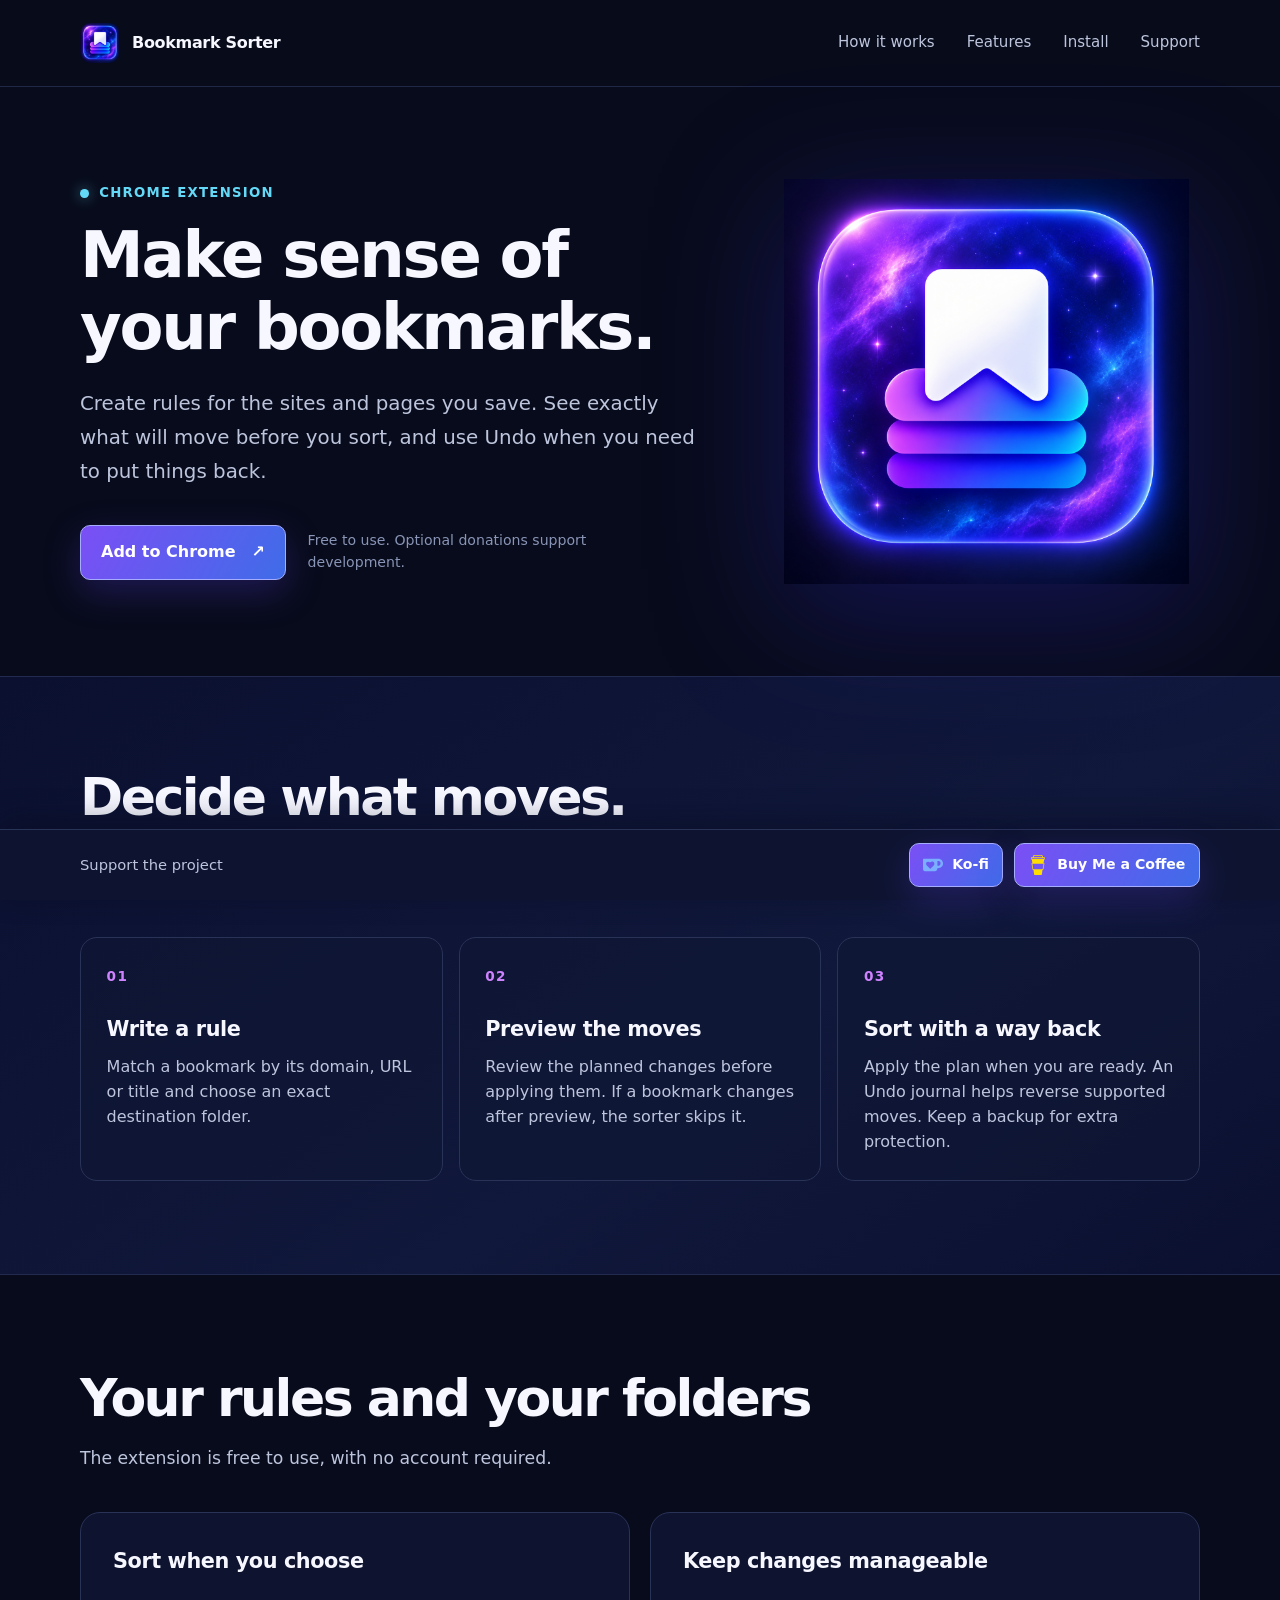
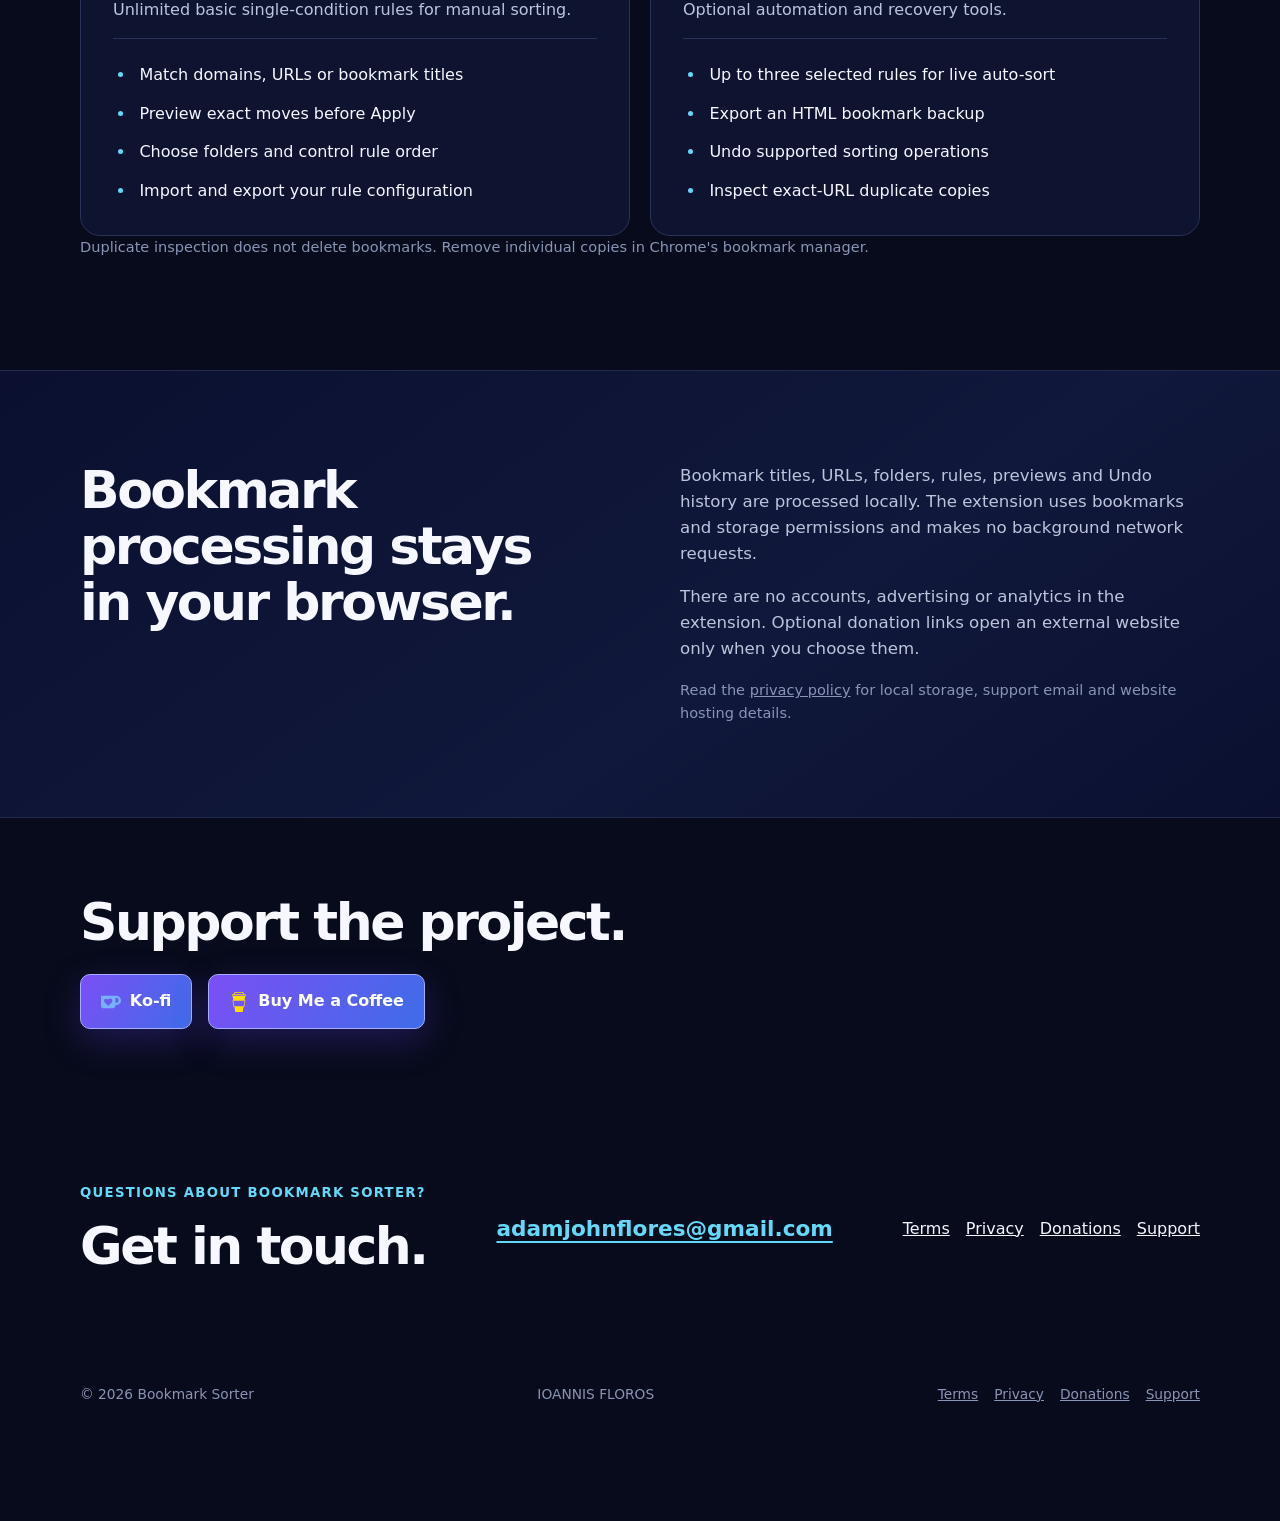
<file: index.html>
<!doctype html><html lang="en"><head><meta charset="utf-8"><meta name="viewport" content="width=device-width,initial-scale=1"><meta name="color-scheme" content="dark"><meta name="referrer" content="no-referrer"><meta name="description" content="Organize Chrome bookmarks with local rules, preview changes, and use Undo. Free to use."><title>Preview, sort, and undo | Bookmark Sorter</title><link rel="icon" href="assets/icon32.png"><link rel="stylesheet" href="styles.css?v=20261009-free"></head><body><a class="skip-link" href="#main">Skip to content</a><header class="site-header"><div class="wrap header-inner"><a class="brand" href="index.html"><img src="assets/icon128.png" width="40" height="40" alt=""><span>Bookmark Sorter</span></a><nav aria-label="Main navigation"><a href="index.html#how-it-works">How it works</a><a href="index.html#features">Features</a><a href="install.html">Install</a><a href="support.html">Support</a></nav></div></header><main  id="main">
    <section class="hero wrap" id="top" aria-labelledby="hero-title"><div class="hero-copy"><p class="eyebrow"><span class="status-mark" aria-hidden="true"></span> Chrome extension</p><h1 id="hero-title"><span>Make sense of</span> <span>your bookmarks.</span></h1><p class="hero-lede">Create rules for the sites and pages you save. See exactly what will move before you sort, and use Undo when you need to put things back.</p><div class="hero-actions"><a class="button" href="https://chromewebstore.google.com/detail/bookmark-sorter/kohginbaabfelhejdgihbfbagfllankb">Add to Chrome <span aria-hidden="true">↗</span></a><span class="availability">Free to use. Optional donations support development.</span></div></div><div class="hero-art"><img src="assets/bookmark-sorter-cosmic-master.png" width="1254" height="1254" alt="Bookmark Sorter app icon"></div></section>
    <section class="band" id="how-it-works" aria-labelledby="work-title"><div class="wrap"><div class="section-heading"><h2 id="work-title">Decide what moves.</h2><p>Bookmark Sorter keeps the review step in your hands. Live sorting is optional and starts off by default.</p></div><div class="step-grid"><article class="step"><span class="step-number">01</span><h3>Write a rule</h3><p>Match a bookmark by its domain, URL or title and choose an exact destination folder.</p></article><article class="step"><span class="step-number">02</span><h3>Preview the moves</h3><p>Review the planned changes before applying them. If a bookmark changes after preview, the sorter skips it.</p></article><article class="step"><span class="step-number">03</span><h3>Sort with a way back</h3><p>Apply the plan when you are ready. An Undo journal helps reverse supported moves. Keep a backup for extra protection.</p></article></div></div></section>
    <section class="wrap feature-section" id="features" aria-labelledby="features-title"><div class="section-heading"><h2 id="features-title">Your rules and your folders</h2><p>The extension is free to use, with no account required.</p></div><div class="feature-grid"><article class="tier"><div class="tier-top"><h3>Sort when you choose</h3><p class="tier-summary">Unlimited basic single-condition rules for manual sorting.</p></div><ul><li>Match domains, URLs or bookmark titles</li><li>Preview exact moves before Apply</li><li>Choose folders and control rule order</li><li>Import and export your rule configuration</li></ul></article><article class="tier"><div class="tier-top"><h3>Keep changes manageable</h3><p class="tier-summary">Optional automation and recovery tools.</p></div><ul><li>Up to three selected rules for live auto-sort</li><li>Export an HTML bookmark backup</li><li>Undo supported sorting operations</li><li>Inspect exact-URL duplicate copies</li></ul></article></div><p class="quiet">Duplicate inspection does not delete bookmarks. Remove individual copies in Chrome's bookmark manager.</p></section>
    <section class="band privacy-band" id="privacy" aria-labelledby="privacy-title"><div class="wrap privacy-inner"><h2 id="privacy-title">Bookmark processing stays in your browser.</h2><div class="privacy-copy"><p>Bookmark titles, URLs, folders, rules, previews and Undo history are processed locally. The extension uses bookmarks and storage permissions and makes no background network requests.</p><p>There are no accounts, advertising or analytics in the extension. Optional donation links open an external website only when you choose them.</p><p class="quiet">Read the <a href="privacy.html">privacy policy</a> for local storage, support email and website hosting details.</p></div></div></section>
    <section class="wrap contact-section" id="support-project"><div><h2>Support the project.</h2><div class="donation-links"><a class="button" href="https://ko-fi.com/adam_flores" target="_blank" rel="noopener noreferrer"><svg class="support-icon support-icon-kofi" viewBox="0 0 24 24" aria-hidden="true" focusable="false"><path d="M23.881 8.948c-.773-4.085-4.859-4.593-4.859-4.593H.723c-.604 0-.679.798-.679.798s-.082 7.324-.022 11.822c.164 2.424 2.586 2.672 2.586 2.672s8.267-.023 11.966-.049c2.438-.426 2.683-2.566 2.658-3.734 4.352.24 7.422-2.831 6.649-6.916zm-11.062 3.511c-1.246 1.453-4.011 3.976-4.011 3.976s-.121.119-.31.023c-.076-.057-.108-.09-.108-.09-.443-.441-3.368-3.049-4.034-3.954-.709-.965-1.041-2.7-.091-3.71.951-1.01 3.005-1.086 4.363.407 0 0 1.565-1.782 3.468-.963 1.904.82 1.832 3.011.723 4.311zm6.173.478c-.928.116-1.682.028-1.682.028V7.284h1.77s1.971.551 1.971 2.638c0 1.913-.985 2.667-2.059 3.015z"/></svg><span>Ko-fi</span></a><a class="button" href="https://buymeacoffee.com/adamflores" target="_blank" rel="noopener noreferrer"><svg class="support-icon support-icon-coffee" viewBox="0 0 24 24" aria-hidden="true" focusable="false"><path d="M6.898 0 5.682 2.799H3.877v2.523h.695L5.277 9.8H4.172l1.46 8.23.938-.01L7.512 24h8.918l.062-.4.88-5.58.888.01 1.46-8.231h-1.056l.705-4.477h.756V2.8h-1.918L16.99 0H6.898zm.528.805h9.043l.771 1.78H6.652l.774-1.78zm-2.75 2.797H19.32v.92H4.676v-.92zm.453 6.998h13.635l-1.176 6.62-5.649-.06-5.636.06-1.174-6.62z"/></svg><span>Buy Me a Coffee</span></a></div></div></section>
    <section class="wrap contact-section" id="contact"><div><p class="section-kicker">Questions about Bookmark Sorter?</p><h2>Get in touch.</h2></div><a class="contact-link" href="mailto:adamjohnflores@gmail.com">adamjohnflores@gmail.com</a><nav aria-label="Policies"><a href="terms.html">Terms</a><a href="privacy.html">Privacy</a><a href="refunds.html">Donations</a><a href="support.html">Support</a></nav></section></main><footer class="site-footer"><div class="wrap footer-inner"><span>© 2026 Bookmark Sorter</span><span>IOANNIS FLOROS</span><nav aria-label="Policies"><a href="terms.html">Terms</a><a href="privacy.html">Privacy</a><a href="refunds.html">Donations</a><a href="support.html">Support</a></nav></div></footer><aside class="donation-bar" aria-label="Support Bookmark Sorter"><div class="wrap donation-bar-inner"><span class="donation-bar-label">Support the project</span><div class="donation-links"><a class="button" href="https://ko-fi.com/adam_flores" target="_blank" rel="noopener noreferrer"><svg class="support-icon support-icon-kofi" viewBox="0 0 24 24" aria-hidden="true" focusable="false"><path d="M23.881 8.948c-.773-4.085-4.859-4.593-4.859-4.593H.723c-.604 0-.679.798-.679.798s-.082 7.324-.022 11.822c.164 2.424 2.586 2.672 2.586 2.672s8.267-.023 11.966-.049c2.438-.426 2.683-2.566 2.658-3.734 4.352.24 7.422-2.831 6.649-6.916zm-11.062 3.511c-1.246 1.453-4.011 3.976-4.011 3.976s-.121.119-.31.023c-.076-.057-.108-.09-.108-.09-.443-.441-3.368-3.049-4.034-3.954-.709-.965-1.041-2.7-.091-3.71.951-1.01 3.005-1.086 4.363.407 0 0 1.565-1.782 3.468-.963 1.904.82 1.832 3.011.723 4.311zm6.173.478c-.928.116-1.682.028-1.682.028V7.284h1.77s1.971.551 1.971 2.638c0 1.913-.985 2.667-2.059 3.015z"/></svg><span>Ko-fi</span></a><a class="button" href="https://buymeacoffee.com/adamflores" target="_blank" rel="noopener noreferrer"><svg class="support-icon support-icon-coffee" viewBox="0 0 24 24" aria-hidden="true" focusable="false"><path d="M6.898 0 5.682 2.799H3.877v2.523h.695L5.277 9.8H4.172l1.46 8.23.938-.01L7.512 24h8.918l.062-.4.88-5.58.888.01 1.46-8.231h-1.056l.705-4.477h.756V2.8h-1.918L16.99 0H6.898zm.528.805h9.043l.771 1.78H6.652l.774-1.78zm-2.75 2.797H19.32v.92H4.676v-.92zm.453 6.998h13.635l-1.176 6.62-5.649-.06-5.636.06-1.174-6.62z"/></svg><span>Buy Me a Coffee</span></a></div></div></aside></body></html>
</file>
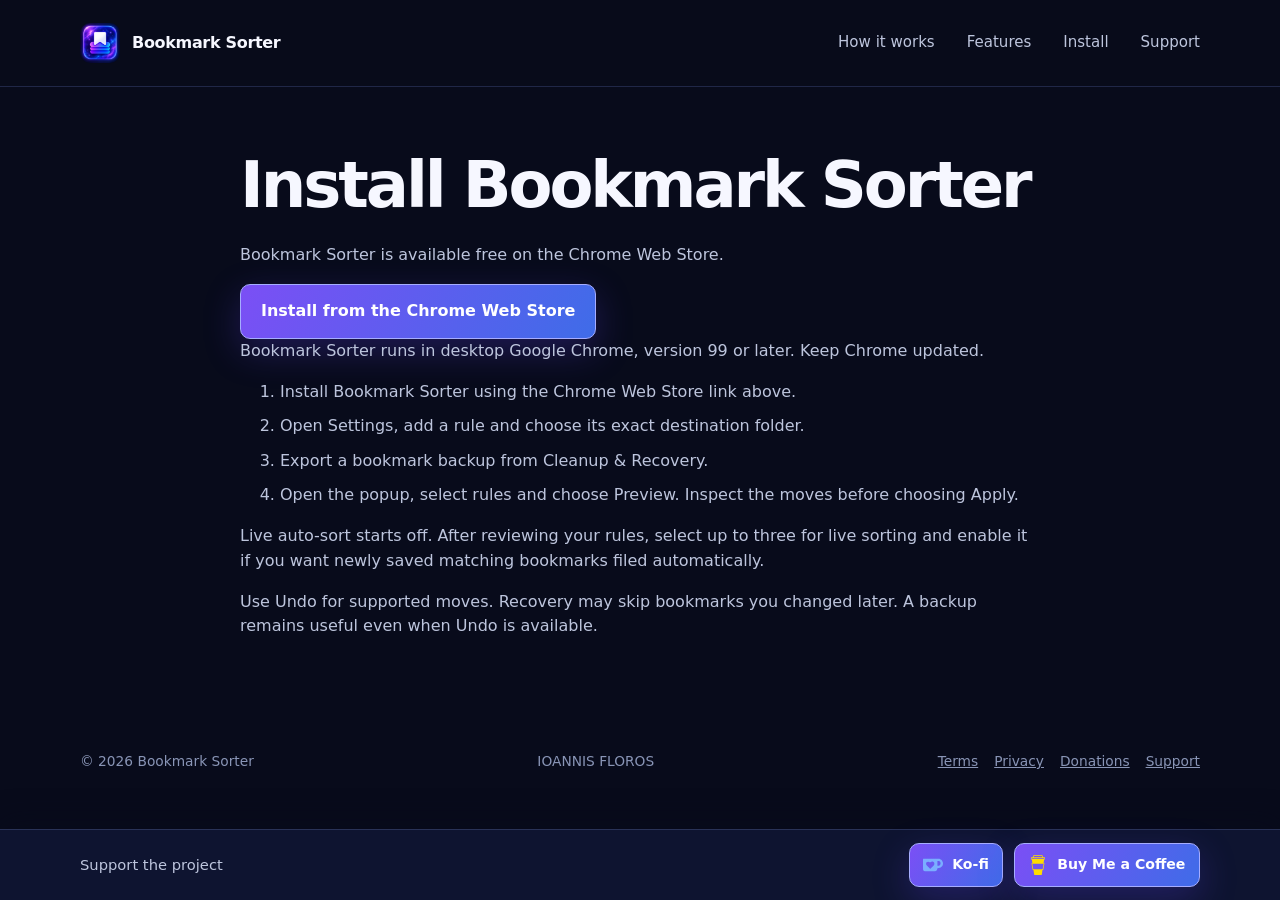
<file: install.html>
<!doctype html><html lang="en"><head><meta charset="utf-8"><meta name="viewport" content="width=device-width,initial-scale=1"><meta name="color-scheme" content="dark"><meta name="referrer" content="no-referrer"><meta name="description" content="Install Bookmark Sorter for Bookmark Sorter."><title>Install Bookmark Sorter | Bookmark Sorter</title><link rel="icon" href="assets/icon32.png"><link rel="stylesheet" href="styles.css?v=20261009-free"></head><body><a class="skip-link" href="#main">Skip to content</a><header class="site-header"><div class="wrap header-inner"><a class="brand" href="index.html"><img src="assets/icon128.png" width="40" height="40" alt=""><span>Bookmark Sorter</span></a><nav aria-label="Main navigation"><a href="index.html#how-it-works">How it works</a><a href="index.html#features">Features</a><a href="install.html">Install</a><a href="support.html">Support</a></nav></div></header><main class="wrap policy" id="main"><h1>Install Bookmark Sorter</h1><p>Bookmark Sorter is available free on the Chrome Web Store.</p><a class="button" href="https://chromewebstore.google.com/detail/bookmark-sorter/kohginbaabfelhejdgihbfbagfllankb">Install from the Chrome Web Store</a><p>Bookmark Sorter runs in desktop Google Chrome, version 99 or later. Keep Chrome updated.</p><ol><li>Install Bookmark Sorter using the Chrome Web Store link above.</li><li>Open Settings, add a rule and choose its exact destination folder.</li><li>Export a bookmark backup from Cleanup &amp; Recovery.</li><li>Open the popup, select rules and choose Preview. Inspect the moves before choosing Apply.</li></ol><p>Live auto-sort starts off. After reviewing your rules, select up to three for live sorting and enable it if you want newly saved matching bookmarks filed automatically.</p><p>Use Undo for supported moves. Recovery may skip bookmarks you changed later. A backup remains useful even when Undo is available.</p></main><footer class="site-footer"><div class="wrap footer-inner"><span>© 2026 Bookmark Sorter</span><span>IOANNIS FLOROS</span><nav aria-label="Policies"><a href="terms.html">Terms</a><a href="privacy.html">Privacy</a><a href="refunds.html">Donations</a><a href="support.html">Support</a></nav></div></footer><aside class="donation-bar" aria-label="Support Bookmark Sorter"><div class="wrap donation-bar-inner"><span class="donation-bar-label">Support the project</span><div class="donation-links"><a class="button" href="https://ko-fi.com/adam_flores" target="_blank" rel="noopener noreferrer"><svg class="support-icon support-icon-kofi" viewBox="0 0 24 24" aria-hidden="true" focusable="false"><path d="M23.881 8.948c-.773-4.085-4.859-4.593-4.859-4.593H.723c-.604 0-.679.798-.679.798s-.082 7.324-.022 11.822c.164 2.424 2.586 2.672 2.586 2.672s8.267-.023 11.966-.049c2.438-.426 2.683-2.566 2.658-3.734 4.352.24 7.422-2.831 6.649-6.916zm-11.062 3.511c-1.246 1.453-4.011 3.976-4.011 3.976s-.121.119-.31.023c-.076-.057-.108-.09-.108-.09-.443-.441-3.368-3.049-4.034-3.954-.709-.965-1.041-2.7-.091-3.71.951-1.01 3.005-1.086 4.363.407 0 0 1.565-1.782 3.468-.963 1.904.82 1.832 3.011.723 4.311zm6.173.478c-.928.116-1.682.028-1.682.028V7.284h1.77s1.971.551 1.971 2.638c0 1.913-.985 2.667-2.059 3.015z"/></svg><span>Ko-fi</span></a><a class="button" href="https://buymeacoffee.com/adamflores" target="_blank" rel="noopener noreferrer"><svg class="support-icon support-icon-coffee" viewBox="0 0 24 24" aria-hidden="true" focusable="false"><path d="M6.898 0 5.682 2.799H3.877v2.523h.695L5.277 9.8H4.172l1.46 8.23.938-.01L7.512 24h8.918l.062-.4.88-5.58.888.01 1.46-8.231h-1.056l.705-4.477h.756V2.8h-1.918L16.99 0H6.898zm.528.805h9.043l.771 1.78H6.652l.774-1.78zm-2.75 2.797H19.32v.92H4.676v-.92zm.453 6.998h13.635l-1.176 6.62-5.649-.06-5.636.06-1.174-6.62z"/></svg><span>Buy Me a Coffee</span></a></div></div></aside></body></html>
</file>
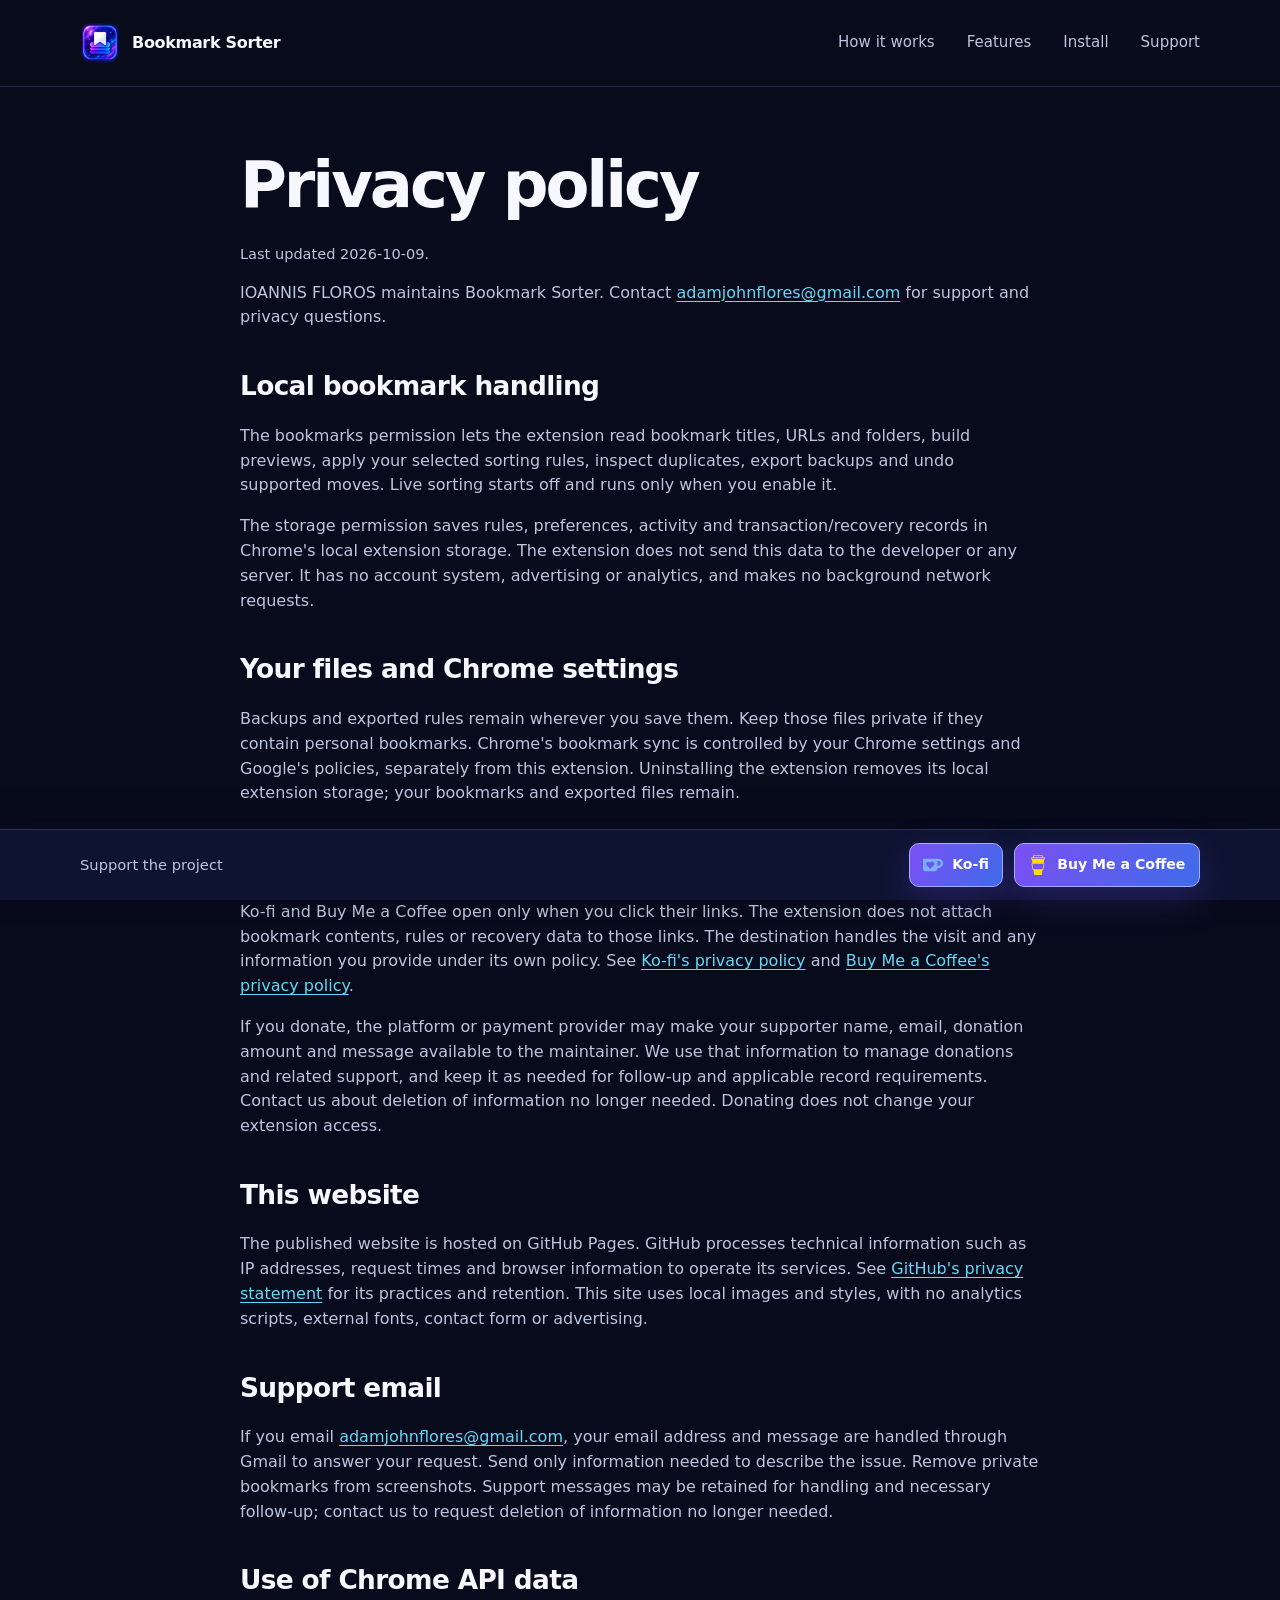
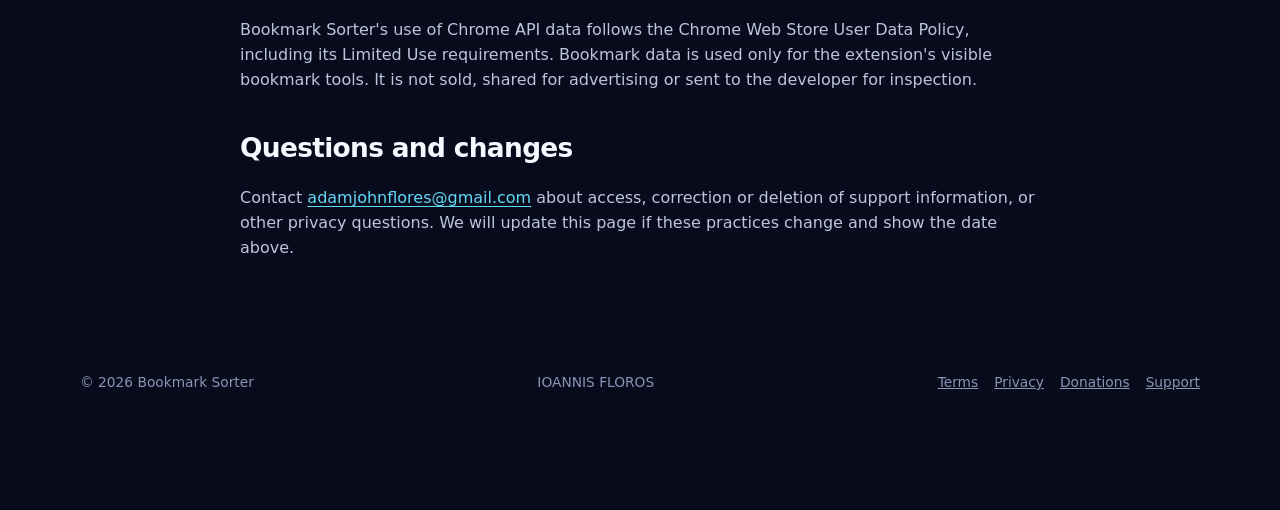
<file: privacy.html>
<!doctype html><html lang="en"><head><meta charset="utf-8"><meta name="viewport" content="width=device-width,initial-scale=1"><meta name="color-scheme" content="dark"><meta name="referrer" content="no-referrer"><meta name="description" content="Privacy policy for Bookmark Sorter."><title>Privacy policy | Bookmark Sorter</title><link rel="icon" href="assets/icon32.png"><link rel="stylesheet" href="styles.css?v=20261009-free"></head><body><a class="skip-link" href="#main">Skip to content</a><header class="site-header"><div class="wrap header-inner"><a class="brand" href="index.html"><img src="assets/icon128.png" width="40" height="40" alt=""><span>Bookmark Sorter</span></a><nav aria-label="Main navigation"><a href="index.html#how-it-works">How it works</a><a href="index.html#features">Features</a><a href="install.html">Install</a><a href="support.html">Support</a></nav></div></header><main class="wrap policy" id="main"><h1>Privacy policy</h1><p class="quiet">Last updated 2026-10-09.</p><p>IOANNIS FLOROS maintains Bookmark Sorter. Contact <a href="mailto:adamjohnflores@gmail.com">adamjohnflores@gmail.com</a> for support and privacy questions.</p><h2>Local bookmark handling</h2><p>The bookmarks permission lets the extension read bookmark titles, URLs and folders, build previews, apply your selected sorting rules, inspect duplicates, export backups and undo supported moves. Live sorting starts off and runs only when you enable it.</p><p>The storage permission saves rules, preferences, activity and transaction/recovery records in Chrome's local extension storage. The extension does not send this data to the developer or any server. It has no account system, advertising or analytics, and makes no background network requests.</p><h2>Your files and Chrome settings</h2><p>Backups and exported rules remain wherever you save them. Keep those files private if they contain personal bookmarks. Chrome's bookmark sync is controlled by your Chrome settings and Google's policies, separately from this extension. Uninstalling the extension removes its local extension storage; your bookmarks and exported files remain.</p><h2>Optional donation websites</h2><p>Ko-fi and Buy Me a Coffee open only when you click their links. The extension does not attach bookmark contents, rules or recovery data to those links. The destination handles the visit and any information you provide under its own policy. See <a href="https://more.ko-fi.com/privacy">Ko-fi's privacy policy</a> and <a href="https://www.buymeacoffee.com/privacy-policy">Buy Me a Coffee's privacy policy</a>.</p><p>If you donate, the platform or payment provider may make your supporter name, email, donation amount and message available to the maintainer. We use that information to manage donations and related support, and keep it as needed for follow-up and applicable record requirements. Contact us about deletion of information no longer needed. Donating does not change your extension access.</p><h2>This website</h2><p>The published website is hosted on GitHub Pages. GitHub processes technical information such as IP addresses, request times and browser information to operate its services. See <a href="https://docs.github.com/en/site-policy/privacy-policies/github-general-privacy-statement">GitHub's privacy statement</a> for its practices and retention. This site uses local images and styles, with no analytics scripts, external fonts, contact form or advertising.</p><h2>Support email</h2><p>If you email <a href="mailto:adamjohnflores@gmail.com">adamjohnflores@gmail.com</a>, your email address and message are handled through Gmail to answer your request. Send only information needed to describe the issue. Remove private bookmarks from screenshots. Support messages may be retained for handling and necessary follow-up; contact us to request deletion of information no longer needed.</p><h2>Use of Chrome API data</h2><p>Bookmark Sorter's use of Chrome API data follows the Chrome Web Store User Data Policy, including its Limited Use requirements. Bookmark data is used only for the extension's visible bookmark tools. It is not sold, shared for advertising or sent to the developer for inspection.</p><h2>Questions and changes</h2><p>Contact <a href="mailto:adamjohnflores@gmail.com">adamjohnflores@gmail.com</a> about access, correction or deletion of support information, or other privacy questions. We will update this page if these practices change and show the date above.</p></main><footer class="site-footer"><div class="wrap footer-inner"><span>© 2026 Bookmark Sorter</span><span>IOANNIS FLOROS</span><nav aria-label="Policies"><a href="terms.html">Terms</a><a href="privacy.html">Privacy</a><a href="refunds.html">Donations</a><a href="support.html">Support</a></nav></div></footer><aside class="donation-bar" aria-label="Support Bookmark Sorter"><div class="wrap donation-bar-inner"><span class="donation-bar-label">Support the project</span><div class="donation-links"><a class="button" href="https://ko-fi.com/adam_flores" target="_blank" rel="noopener noreferrer"><svg class="support-icon support-icon-kofi" viewBox="0 0 24 24" aria-hidden="true" focusable="false"><path d="M23.881 8.948c-.773-4.085-4.859-4.593-4.859-4.593H.723c-.604 0-.679.798-.679.798s-.082 7.324-.022 11.822c.164 2.424 2.586 2.672 2.586 2.672s8.267-.023 11.966-.049c2.438-.426 2.683-2.566 2.658-3.734 4.352.24 7.422-2.831 6.649-6.916zm-11.062 3.511c-1.246 1.453-4.011 3.976-4.011 3.976s-.121.119-.31.023c-.076-.057-.108-.09-.108-.09-.443-.441-3.368-3.049-4.034-3.954-.709-.965-1.041-2.7-.091-3.71.951-1.01 3.005-1.086 4.363.407 0 0 1.565-1.782 3.468-.963 1.904.82 1.832 3.011.723 4.311zm6.173.478c-.928.116-1.682.028-1.682.028V7.284h1.77s1.971.551 1.971 2.638c0 1.913-.985 2.667-2.059 3.015z"/></svg><span>Ko-fi</span></a><a class="button" href="https://buymeacoffee.com/adamflores" target="_blank" rel="noopener noreferrer"><svg class="support-icon support-icon-coffee" viewBox="0 0 24 24" aria-hidden="true" focusable="false"><path d="M6.898 0 5.682 2.799H3.877v2.523h.695L5.277 9.8H4.172l1.46 8.23.938-.01L7.512 24h8.918l.062-.4.88-5.58.888.01 1.46-8.231h-1.056l.705-4.477h.756V2.8h-1.918L16.99 0H6.898zm.528.805h9.043l.771 1.78H6.652l.774-1.78zm-2.75 2.797H19.32v.92H4.676v-.92zm.453 6.998h13.635l-1.176 6.62-5.649-.06-5.636.06-1.174-6.62z"/></svg><span>Buy Me a Coffee</span></a></div></div></aside></body></html>
</file>
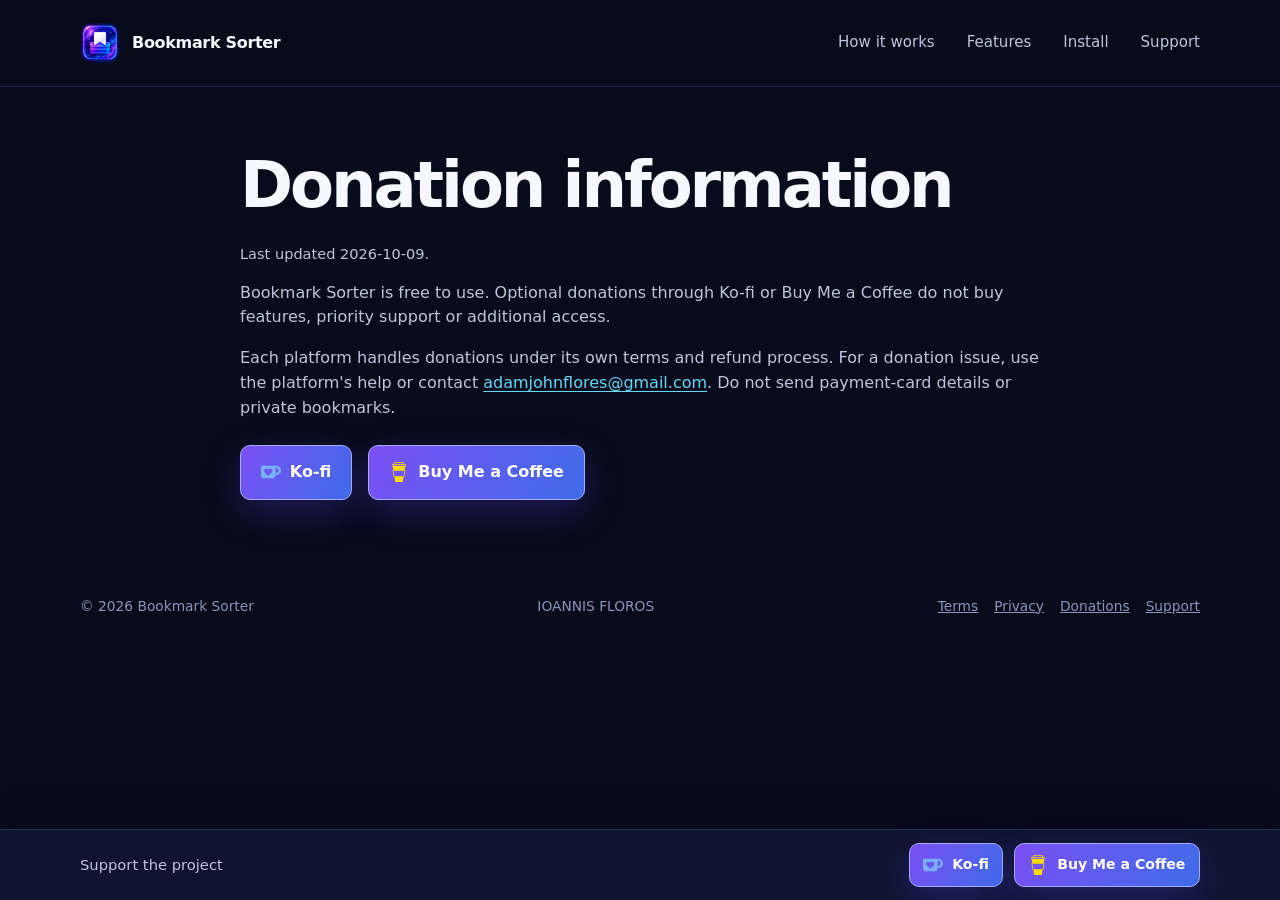
<file: refunds.html>
<!doctype html><html lang="en"><head><meta charset="utf-8"><meta name="viewport" content="width=device-width,initial-scale=1"><meta name="color-scheme" content="dark"><meta name="referrer" content="no-referrer"><meta name="description" content="Donation information for Bookmark Sorter."><title>Donation information | Bookmark Sorter</title><link rel="icon" href="assets/icon32.png"><link rel="stylesheet" href="styles.css?v=20261009-free"></head><body><a class="skip-link" href="#main">Skip to content</a><header class="site-header"><div class="wrap header-inner"><a class="brand" href="index.html"><img src="assets/icon128.png" width="40" height="40" alt=""><span>Bookmark Sorter</span></a><nav aria-label="Main navigation"><a href="index.html#how-it-works">How it works</a><a href="index.html#features">Features</a><a href="install.html">Install</a><a href="support.html">Support</a></nav></div></header><main class="wrap policy" id="main"><h1>Donation information</h1><p class="quiet">Last updated 2026-10-09.</p><p>Bookmark Sorter is free to use. Optional donations through Ko-fi or Buy Me a Coffee do not buy features, priority support or additional access.</p><p>Each platform handles donations under its own terms and refund process. For a donation issue, use the platform's help or contact <a href="mailto:adamjohnflores@gmail.com">adamjohnflores@gmail.com</a>. Do not send payment-card details or private bookmarks.</p><div class="donation-links"><a class="button" href="https://ko-fi.com/adam_flores" target="_blank" rel="noopener noreferrer"><svg class="support-icon support-icon-kofi" viewBox="0 0 24 24" aria-hidden="true" focusable="false"><path d="M23.881 8.948c-.773-4.085-4.859-4.593-4.859-4.593H.723c-.604 0-.679.798-.679.798s-.082 7.324-.022 11.822c.164 2.424 2.586 2.672 2.586 2.672s8.267-.023 11.966-.049c2.438-.426 2.683-2.566 2.658-3.734 4.352.24 7.422-2.831 6.649-6.916zm-11.062 3.511c-1.246 1.453-4.011 3.976-4.011 3.976s-.121.119-.31.023c-.076-.057-.108-.09-.108-.09-.443-.441-3.368-3.049-4.034-3.954-.709-.965-1.041-2.7-.091-3.71.951-1.01 3.005-1.086 4.363.407 0 0 1.565-1.782 3.468-.963 1.904.82 1.832 3.011.723 4.311zm6.173.478c-.928.116-1.682.028-1.682.028V7.284h1.77s1.971.551 1.971 2.638c0 1.913-.985 2.667-2.059 3.015z"/></svg><span>Ko-fi</span></a><a class="button" href="https://buymeacoffee.com/adamflores" target="_blank" rel="noopener noreferrer"><svg class="support-icon support-icon-coffee" viewBox="0 0 24 24" aria-hidden="true" focusable="false"><path d="M6.898 0 5.682 2.799H3.877v2.523h.695L5.277 9.8H4.172l1.46 8.23.938-.01L7.512 24h8.918l.062-.4.88-5.58.888.01 1.46-8.231h-1.056l.705-4.477h.756V2.8h-1.918L16.99 0H6.898zm.528.805h9.043l.771 1.78H6.652l.774-1.78zm-2.75 2.797H19.32v.92H4.676v-.92zm.453 6.998h13.635l-1.176 6.62-5.649-.06-5.636.06-1.174-6.62z"/></svg><span>Buy Me a Coffee</span></a></div></main><footer class="site-footer"><div class="wrap footer-inner"><span>© 2026 Bookmark Sorter</span><span>IOANNIS FLOROS</span><nav aria-label="Policies"><a href="terms.html">Terms</a><a href="privacy.html">Privacy</a><a href="refunds.html">Donations</a><a href="support.html">Support</a></nav></div></footer><aside class="donation-bar" aria-label="Support Bookmark Sorter"><div class="wrap donation-bar-inner"><span class="donation-bar-label">Support the project</span><div class="donation-links"><a class="button" href="https://ko-fi.com/adam_flores" target="_blank" rel="noopener noreferrer"><svg class="support-icon support-icon-kofi" viewBox="0 0 24 24" aria-hidden="true" focusable="false"><path d="M23.881 8.948c-.773-4.085-4.859-4.593-4.859-4.593H.723c-.604 0-.679.798-.679.798s-.082 7.324-.022 11.822c.164 2.424 2.586 2.672 2.586 2.672s8.267-.023 11.966-.049c2.438-.426 2.683-2.566 2.658-3.734 4.352.24 7.422-2.831 6.649-6.916zm-11.062 3.511c-1.246 1.453-4.011 3.976-4.011 3.976s-.121.119-.31.023c-.076-.057-.108-.09-.108-.09-.443-.441-3.368-3.049-4.034-3.954-.709-.965-1.041-2.7-.091-3.71.951-1.01 3.005-1.086 4.363.407 0 0 1.565-1.782 3.468-.963 1.904.82 1.832 3.011.723 4.311zm6.173.478c-.928.116-1.682.028-1.682.028V7.284h1.77s1.971.551 1.971 2.638c0 1.913-.985 2.667-2.059 3.015z"/></svg><span>Ko-fi</span></a><a class="button" href="https://buymeacoffee.com/adamflores" target="_blank" rel="noopener noreferrer"><svg class="support-icon support-icon-coffee" viewBox="0 0 24 24" aria-hidden="true" focusable="false"><path d="M6.898 0 5.682 2.799H3.877v2.523h.695L5.277 9.8H4.172l1.46 8.23.938-.01L7.512 24h8.918l.062-.4.88-5.58.888.01 1.46-8.231h-1.056l.705-4.477h.756V2.8h-1.918L16.99 0H6.898zm.528.805h9.043l.771 1.78H6.652l.774-1.78zm-2.75 2.797H19.32v.92H4.676v-.92zm.453 6.998h13.635l-1.176 6.62-5.649-.06-5.636.06-1.174-6.62z"/></svg><span>Buy Me a Coffee</span></a></div></div></aside></body></html>
</file>
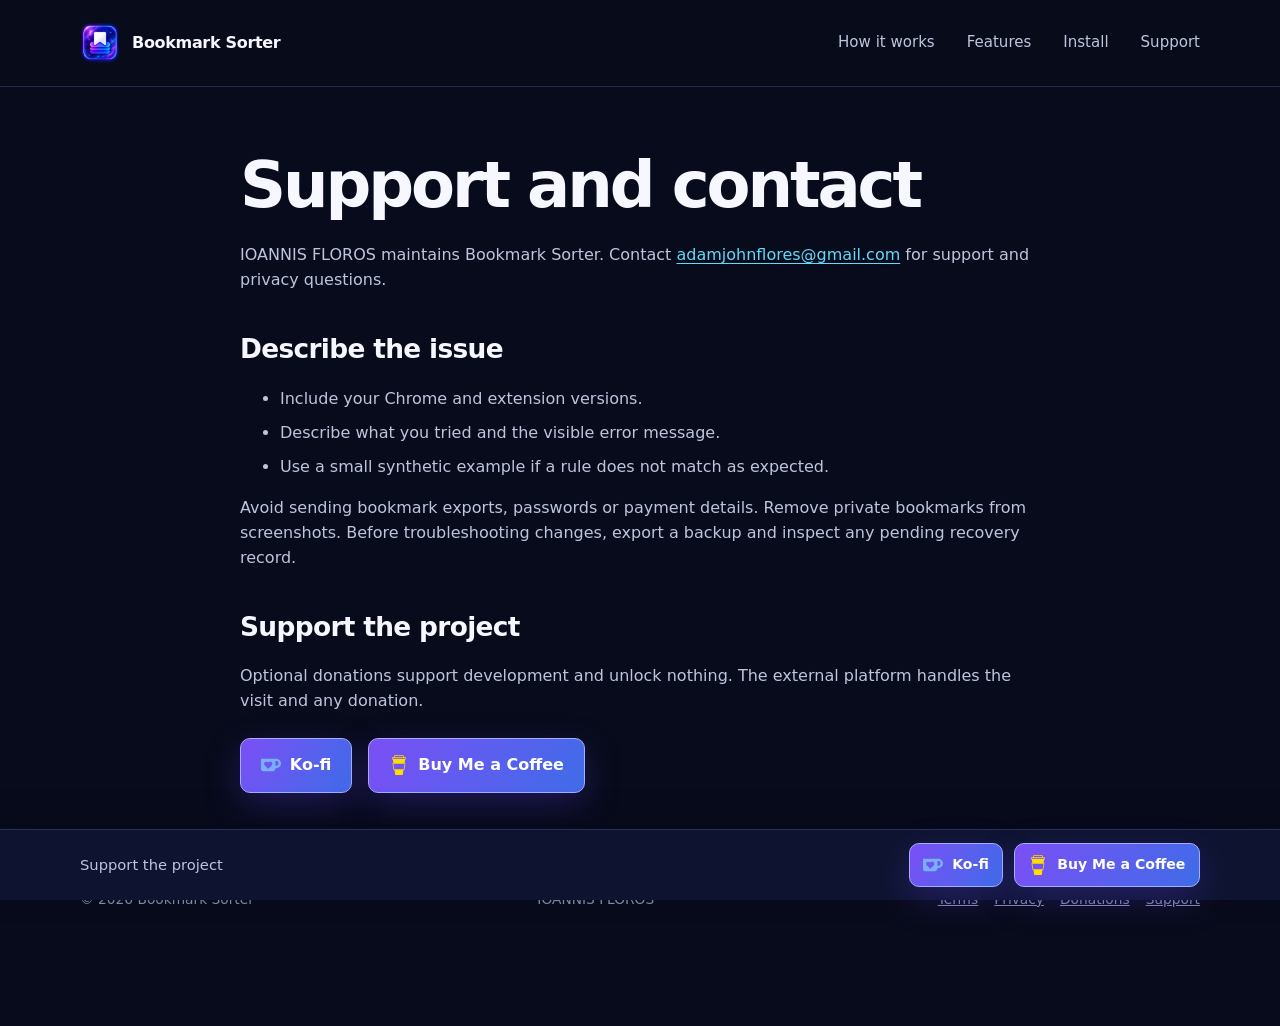
<file: support.html>
<!doctype html><html lang="en"><head><meta charset="utf-8"><meta name="viewport" content="width=device-width,initial-scale=1"><meta name="color-scheme" content="dark"><meta name="referrer" content="no-referrer"><meta name="description" content="Support and contact for Bookmark Sorter."><title>Support and contact | Bookmark Sorter</title><link rel="icon" href="assets/icon32.png"><link rel="stylesheet" href="styles.css?v=20261009-free"></head><body><a class="skip-link" href="#main">Skip to content</a><header class="site-header"><div class="wrap header-inner"><a class="brand" href="index.html"><img src="assets/icon128.png" width="40" height="40" alt=""><span>Bookmark Sorter</span></a><nav aria-label="Main navigation"><a href="index.html#how-it-works">How it works</a><a href="index.html#features">Features</a><a href="install.html">Install</a><a href="support.html">Support</a></nav></div></header><main class="wrap policy" id="main"><h1>Support and contact</h1><p>IOANNIS FLOROS maintains Bookmark Sorter. Contact <a href="mailto:adamjohnflores@gmail.com">adamjohnflores@gmail.com</a> for support and privacy questions.</p><h2>Describe the issue</h2><ul><li>Include your Chrome and extension versions.</li><li>Describe what you tried and the visible error message.</li><li>Use a small synthetic example if a rule does not match as expected.</li></ul><p>Avoid sending bookmark exports, passwords or payment details. Remove private bookmarks from screenshots. Before troubleshooting changes, export a backup and inspect any pending recovery record.</p><h2>Support the project</h2><p>Optional donations support development and unlock nothing. The external platform handles the visit and any donation.</p><div class="donation-links"><a class="button" href="https://ko-fi.com/adam_flores" target="_blank" rel="noopener noreferrer"><svg class="support-icon support-icon-kofi" viewBox="0 0 24 24" aria-hidden="true" focusable="false"><path d="M23.881 8.948c-.773-4.085-4.859-4.593-4.859-4.593H.723c-.604 0-.679.798-.679.798s-.082 7.324-.022 11.822c.164 2.424 2.586 2.672 2.586 2.672s8.267-.023 11.966-.049c2.438-.426 2.683-2.566 2.658-3.734 4.352.24 7.422-2.831 6.649-6.916zm-11.062 3.511c-1.246 1.453-4.011 3.976-4.011 3.976s-.121.119-.31.023c-.076-.057-.108-.09-.108-.09-.443-.441-3.368-3.049-4.034-3.954-.709-.965-1.041-2.7-.091-3.71.951-1.01 3.005-1.086 4.363.407 0 0 1.565-1.782 3.468-.963 1.904.82 1.832 3.011.723 4.311zm6.173.478c-.928.116-1.682.028-1.682.028V7.284h1.77s1.971.551 1.971 2.638c0 1.913-.985 2.667-2.059 3.015z"/></svg><span>Ko-fi</span></a><a class="button" href="https://buymeacoffee.com/adamflores" target="_blank" rel="noopener noreferrer"><svg class="support-icon support-icon-coffee" viewBox="0 0 24 24" aria-hidden="true" focusable="false"><path d="M6.898 0 5.682 2.799H3.877v2.523h.695L5.277 9.8H4.172l1.46 8.23.938-.01L7.512 24h8.918l.062-.4.88-5.58.888.01 1.46-8.231h-1.056l.705-4.477h.756V2.8h-1.918L16.99 0H6.898zm.528.805h9.043l.771 1.78H6.652l.774-1.78zm-2.75 2.797H19.32v.92H4.676v-.92zm.453 6.998h13.635l-1.176 6.62-5.649-.06-5.636.06-1.174-6.62z"/></svg><span>Buy Me a Coffee</span></a></div></main><footer class="site-footer"><div class="wrap footer-inner"><span>© 2026 Bookmark Sorter</span><span>IOANNIS FLOROS</span><nav aria-label="Policies"><a href="terms.html">Terms</a><a href="privacy.html">Privacy</a><a href="refunds.html">Donations</a><a href="support.html">Support</a></nav></div></footer><aside class="donation-bar" aria-label="Support Bookmark Sorter"><div class="wrap donation-bar-inner"><span class="donation-bar-label">Support the project</span><div class="donation-links"><a class="button" href="https://ko-fi.com/adam_flores" target="_blank" rel="noopener noreferrer"><svg class="support-icon support-icon-kofi" viewBox="0 0 24 24" aria-hidden="true" focusable="false"><path d="M23.881 8.948c-.773-4.085-4.859-4.593-4.859-4.593H.723c-.604 0-.679.798-.679.798s-.082 7.324-.022 11.822c.164 2.424 2.586 2.672 2.586 2.672s8.267-.023 11.966-.049c2.438-.426 2.683-2.566 2.658-3.734 4.352.24 7.422-2.831 6.649-6.916zm-11.062 3.511c-1.246 1.453-4.011 3.976-4.011 3.976s-.121.119-.31.023c-.076-.057-.108-.09-.108-.09-.443-.441-3.368-3.049-4.034-3.954-.709-.965-1.041-2.7-.091-3.71.951-1.01 3.005-1.086 4.363.407 0 0 1.565-1.782 3.468-.963 1.904.82 1.832 3.011.723 4.311zm6.173.478c-.928.116-1.682.028-1.682.028V7.284h1.77s1.971.551 1.971 2.638c0 1.913-.985 2.667-2.059 3.015z"/></svg><span>Ko-fi</span></a><a class="button" href="https://buymeacoffee.com/adamflores" target="_blank" rel="noopener noreferrer"><svg class="support-icon support-icon-coffee" viewBox="0 0 24 24" aria-hidden="true" focusable="false"><path d="M6.898 0 5.682 2.799H3.877v2.523h.695L5.277 9.8H4.172l1.46 8.23.938-.01L7.512 24h8.918l.062-.4.88-5.58.888.01 1.46-8.231h-1.056l.705-4.477h.756V2.8h-1.918L16.99 0H6.898zm.528.805h9.043l.771 1.78H6.652l.774-1.78zm-2.75 2.797H19.32v.92H4.676v-.92zm.453 6.998h13.635l-1.176 6.62-5.649-.06-5.636.06-1.174-6.62z"/></svg><span>Buy Me a Coffee</span></a></div></div></aside></body></html>
</file>
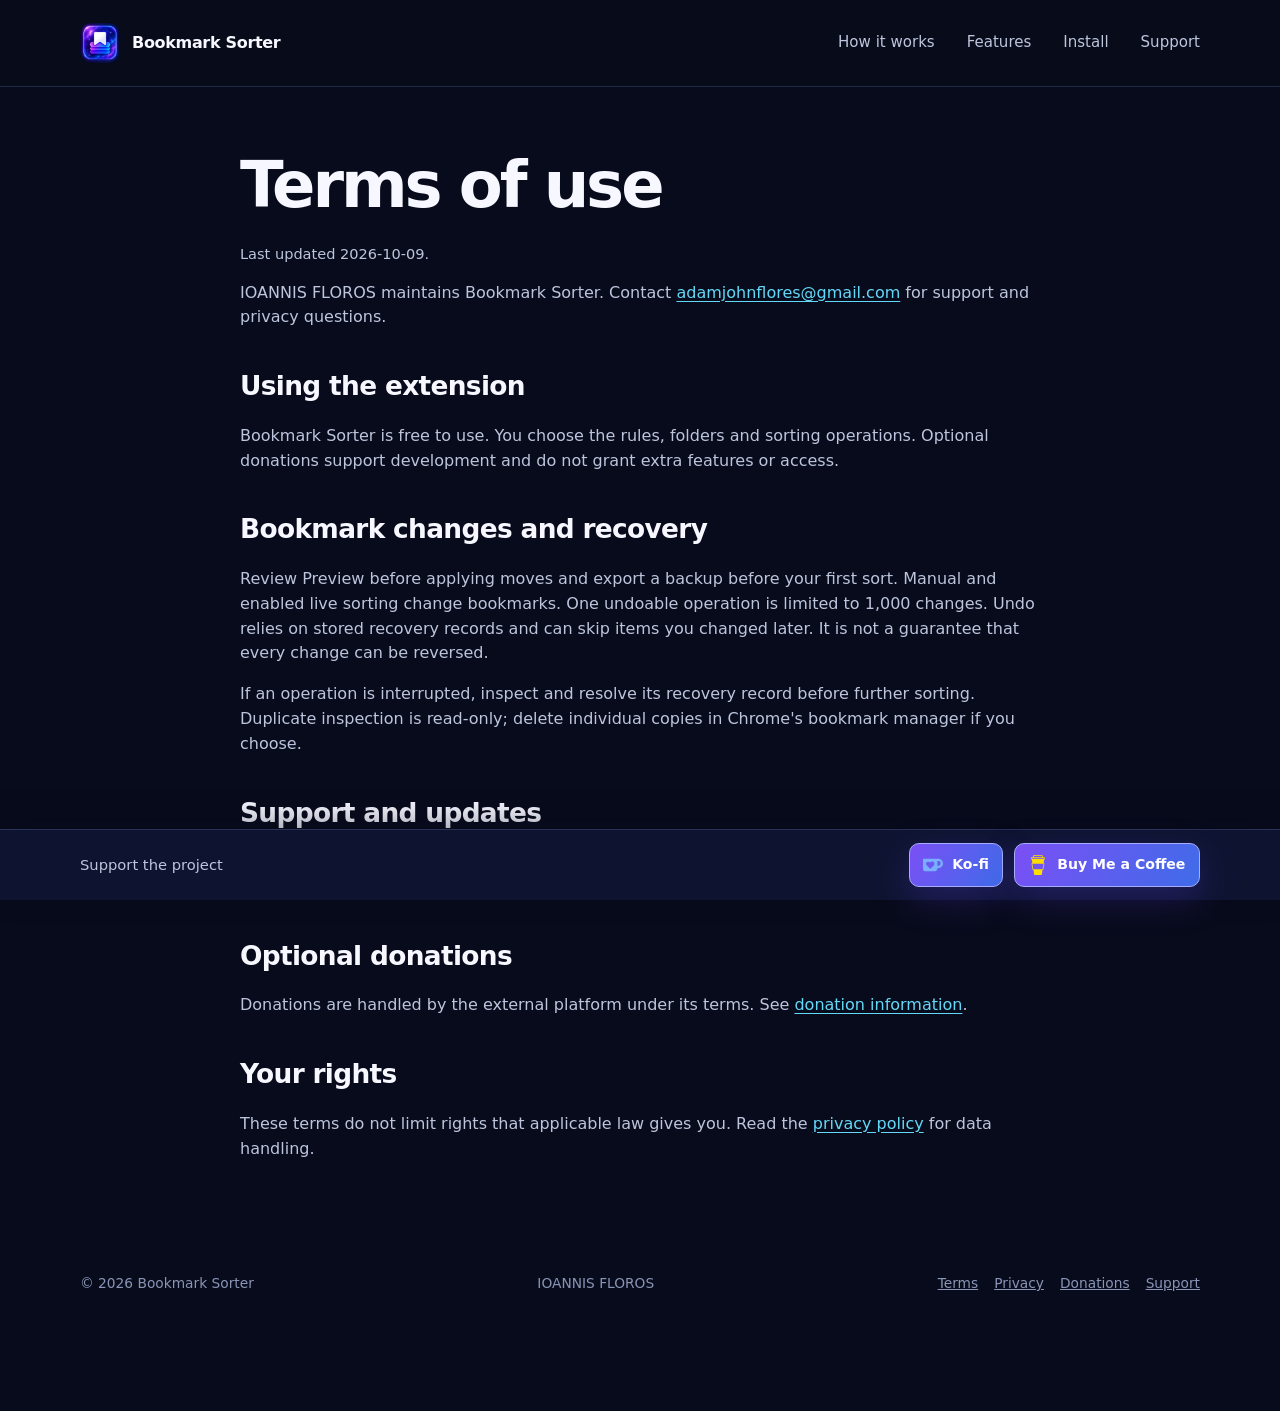
<file: terms.html>
<!doctype html><html lang="en"><head><meta charset="utf-8"><meta name="viewport" content="width=device-width,initial-scale=1"><meta name="color-scheme" content="dark"><meta name="referrer" content="no-referrer"><meta name="description" content="Terms of use for Bookmark Sorter."><title>Terms of use | Bookmark Sorter</title><link rel="icon" href="assets/icon32.png"><link rel="stylesheet" href="styles.css?v=20261009-free"></head><body><a class="skip-link" href="#main">Skip to content</a><header class="site-header"><div class="wrap header-inner"><a class="brand" href="index.html"><img src="assets/icon128.png" width="40" height="40" alt=""><span>Bookmark Sorter</span></a><nav aria-label="Main navigation"><a href="index.html#how-it-works">How it works</a><a href="index.html#features">Features</a><a href="install.html">Install</a><a href="support.html">Support</a></nav></div></header><main class="wrap policy" id="main"><h1>Terms of use</h1><p class="quiet">Last updated 2026-10-09.</p><p>IOANNIS FLOROS maintains Bookmark Sorter. Contact <a href="mailto:adamjohnflores@gmail.com">adamjohnflores@gmail.com</a> for support and privacy questions.</p><h2>Using the extension</h2><p>Bookmark Sorter is free to use. You choose the rules, folders and sorting operations. Optional donations support development and do not grant extra features or access.</p><h2>Bookmark changes and recovery</h2><p>Review Preview before applying moves and export a backup before your first sort. Manual and enabled live sorting change bookmarks. One undoable operation is limited to 1,000 changes. Undo relies on stored recovery records and can skip items you changed later. It is not a guarantee that every change can be reversed.</p><p>If an operation is interrupted, inspect and resolve its recovery record before further sorting. Duplicate inspection is read-only; delete individual copies in Chrome's bookmark manager if you choose.</p><h2>Support and updates</h2><p>Email <a href="mailto:adamjohnflores@gmail.com">adamjohnflores@gmail.com</a> for help. Chrome compatibility and the extension may change over time. This release does not promise a support response time or future functionality.</p><h2>Optional donations</h2><p>Donations are handled by the external platform under its terms. See <a href="refunds.html">donation information</a>.</p><h2>Your rights</h2><p>These terms do not limit rights that applicable law gives you. Read the <a href="privacy.html">privacy policy</a> for data handling.</p></main><footer class="site-footer"><div class="wrap footer-inner"><span>© 2026 Bookmark Sorter</span><span>IOANNIS FLOROS</span><nav aria-label="Policies"><a href="terms.html">Terms</a><a href="privacy.html">Privacy</a><a href="refunds.html">Donations</a><a href="support.html">Support</a></nav></div></footer><aside class="donation-bar" aria-label="Support Bookmark Sorter"><div class="wrap donation-bar-inner"><span class="donation-bar-label">Support the project</span><div class="donation-links"><a class="button" href="https://ko-fi.com/adam_flores" target="_blank" rel="noopener noreferrer"><svg class="support-icon support-icon-kofi" viewBox="0 0 24 24" aria-hidden="true" focusable="false"><path d="M23.881 8.948c-.773-4.085-4.859-4.593-4.859-4.593H.723c-.604 0-.679.798-.679.798s-.082 7.324-.022 11.822c.164 2.424 2.586 2.672 2.586 2.672s8.267-.023 11.966-.049c2.438-.426 2.683-2.566 2.658-3.734 4.352.24 7.422-2.831 6.649-6.916zm-11.062 3.511c-1.246 1.453-4.011 3.976-4.011 3.976s-.121.119-.31.023c-.076-.057-.108-.09-.108-.09-.443-.441-3.368-3.049-4.034-3.954-.709-.965-1.041-2.7-.091-3.71.951-1.01 3.005-1.086 4.363.407 0 0 1.565-1.782 3.468-.963 1.904.82 1.832 3.011.723 4.311zm6.173.478c-.928.116-1.682.028-1.682.028V7.284h1.77s1.971.551 1.971 2.638c0 1.913-.985 2.667-2.059 3.015z"/></svg><span>Ko-fi</span></a><a class="button" href="https://buymeacoffee.com/adamflores" target="_blank" rel="noopener noreferrer"><svg class="support-icon support-icon-coffee" viewBox="0 0 24 24" aria-hidden="true" focusable="false"><path d="M6.898 0 5.682 2.799H3.877v2.523h.695L5.277 9.8H4.172l1.46 8.23.938-.01L7.512 24h8.918l.062-.4.88-5.58.888.01 1.46-8.231h-1.056l.705-4.477h.756V2.8h-1.918L16.99 0H6.898zm.528.805h9.043l.771 1.78H6.652l.774-1.78zm-2.75 2.797H19.32v.92H4.676v-.92zm.453 6.998h13.635l-1.176 6.62-5.649-.06-5.636.06-1.174-6.62z"/></svg><span>Buy Me a Coffee</span></a></div></div></aside></body></html>
</file>
<file: styles.css>
:root {
  color-scheme: dark;
  --bg: #080b1b;
  --surface: #0e1430;
  --surface-2: #111a3d;
  --line: #293257;
  --text: #f6f7ff;
  --muted: #bdc5dd;
  --faint: #8995b6;
  --cyan: #63d9f7;
  --pink: #cf82ff;
  font-family: Inter, ui-sans-serif, system-ui, -apple-system, BlinkMacSystemFont, "Segoe UI", sans-serif;
  font-size: 16px;
  line-height: 1.55;
  background: var(--bg);
  color: var(--text);
}

* { box-sizing: border-box; }
html { scroll-behavior: smooth; }
body { margin: 0; min-width: 320px; }
img { max-width: 100%; display: block; }
a { color: inherit; }
a:focus-visible { outline: 3px solid var(--cyan); outline-offset: 5px; border-radius: 3px; }
::selection { background: #704ac1; color: #fff; }

.wrap { width: min(100% - 2.5rem, 1120px); margin-inline: auto; }
.skip-link { position: absolute; z-index: 20; top: -4rem; left: 1rem; padding: .6rem .9rem; background: #fff; color: #08102a; }
.skip-link:focus { top: 1rem; }

.site-header { border-bottom: 1px solid #202747; background: #080b1beb; }
.header-inner { min-height: 86px; display: flex; align-items: center; justify-content: space-between; gap: 1.5rem; }
.brand { display: inline-flex; align-items: center; gap: .75rem; text-decoration: none; font-weight: 760; letter-spacing: -.02em; white-space: nowrap; }
.brand img { width: 40px; height: 40px; border-radius: 10px; }
.site-header nav { display: flex; flex-wrap: wrap; gap: clamp(.8rem, 2.6vw, 2rem); }
.site-header nav a { font-size: .94rem; text-decoration: none; color: var(--muted); }
.site-header nav a:hover { color: var(--text); }

.hero { min-height: 575px; display: grid; grid-template-columns: minmax(0, 1.18fr) minmax(290px, .82fr); align-items: center; gap: clamp(2rem, 6vw, 6rem); padding-block: 5.75rem; }
.hero-copy { position: relative; z-index: 1; }
.eyebrow, .section-kicker { margin: 0 0 1rem; color: var(--cyan); font-size: .83rem; font-weight: 760; letter-spacing: .095em; text-transform: uppercase; }
.eyebrow { display: flex; align-items: center; gap: .65rem; }
.status-mark { display: inline-block; width: .55rem; height: .55rem; border-radius: 50%; background: var(--cyan); box-shadow: 0 0 14px #63d9f799; }
h1, h2, h3, p { margin-top: 0; }
h1, h2 { line-height: 1.07; letter-spacing: -.048em; }
h1 { max-width: 10ch; margin-bottom: 1.5rem; font-size: clamp(3rem, 7.5vw, 5.45rem); font-weight: 780; }
.hero h1 { max-width: none; font-size: clamp(2.25rem, 5vw, 4.25rem); line-height: 1.12; letter-spacing: -.035em; }
.hero h1 span { display: block; }
h2 { font-size: clamp(2.15rem, 4.4vw, 3.25rem); font-weight: 760; }
h3 { font-size: 1.3rem; letter-spacing: -.02em; }
.hero-lede { max-width: 58ch; color: var(--muted); font-size: clamp(1.08rem, 1.6vw, 1.24rem); line-height: 1.7; }
.hero-actions { display: flex; align-items: center; flex-wrap: wrap; gap: 1rem 1.35rem; margin-top: 2.25rem; }
.button { display: inline-flex; align-items: center; justify-content: center; gap: 1rem; padding: .88rem 1.25rem; border: 1px solid #a6adff; border-radius: 10px; background: linear-gradient(120deg, #7b4ff5, #3f6ce8); color: white; font-weight: 730; text-decoration: none; box-shadow: 0 12px 36px #5e41ef44; }
.button:hover { filter: brightness(1.12); }
.availability { max-width: 18rem; color: var(--faint); font-size: .88rem; }
.hero-art { display: flex; justify-content: center; align-items: center; }
.hero-art img { width: min(100%, 405px); height: auto; filter: drop-shadow(0 28px 65px #2a24bf57); }

.band { padding-block: 5.8rem; border-block: 1px solid #222a50; background: linear-gradient(145deg, #0b1030, #10183b 60%, #0b1030); }
.section-heading { max-width: 740px; margin-bottom: 2.5rem; }
.section-heading h2 { margin-bottom: 1.15rem; }
.section-heading > p:last-child { margin: 0; color: var(--muted); font-size: 1.08rem; }
.step-grid { display: grid; grid-template-columns: repeat(3, minmax(0, 1fr)); gap: 1rem; }
.step { min-height: 230px; padding: 1.6rem; border: 1px solid var(--line); border-radius: 17px; background: #101735ab; }
.step-number { display: inline-block; margin-bottom: 1.6rem; color: var(--pink); font-size: .85rem; font-weight: 770; letter-spacing: .1em; }
.step h3 { margin-bottom: .65rem; }
.step p { margin-bottom: 0; color: var(--muted); }

.editions-section { padding-block: 6rem; }
.tier-grid { display: grid; grid-template-columns: repeat(2, minmax(0, 1fr)); gap: 1.25rem; }
.tier { padding: 2rem; border: 1px solid var(--line); border-radius: 20px; background: var(--surface); }
.tier-top { min-height: 180px; }
.tier-name { margin-bottom: .5rem; color: var(--cyan); font-size: 1.12rem; font-weight: 750; }
.star { font-size: .85em; }
.tier-price { margin-bottom: .15rem; font-size: 2.65rem; font-weight: 780; letter-spacing: -.04em; line-height: 1.2; }
.tier-price small { color: var(--muted); font-size: 1rem; font-weight: 450; letter-spacing: 0; }
.tier-summary { color: var(--muted); }
.tier ul { display: grid; gap: .85rem; margin: 0; padding: 1.5rem 0 0 1.4rem; border-top: 1px solid var(--line); }
.tier li { padding-left: .25rem; }
.tier li::marker { color: var(--cyan); }
.tier-footnote { margin: 1.5rem 0 0; color: var(--muted); font-size: .9rem; }

.privacy-inner { display: grid; grid-template-columns: 1fr 1fr; gap: 2rem 5rem; }
.privacy-inner h2 { max-width: 14ch; }
.privacy-copy { color: var(--muted); font-size: 1.04rem; }
.privacy-copy p { margin-bottom: 1.1rem; }
.privacy-copy p:last-child { margin-bottom: 0; }
.quiet { color: var(--faint); font-size: .91rem; }
.contact-section { display: flex; align-items: center; justify-content: space-between; flex-wrap: wrap; gap: 1.25rem 3rem; padding-block: 4.8rem; }
.contact-section h2 { margin-bottom: 0; }
.contact-link { color: var(--cyan); font-size: clamp(1.05rem, 2vw, 1.35rem); font-weight: 680; text-underline-offset: .25em; overflow-wrap: anywhere; }
.contact-link span { margin-left: .2rem; }
.contact-policy-links { display: flex; flex-wrap: wrap; flex-basis: 100%; gap: .8rem 1.5rem; }
.contact-policy-links a { color: var(--cyan); text-underline-offset: .2em; }
.site-footer { padding-block: 2rem; }
.footer-inner { display: flex; justify-content: space-between; gap: 1rem; color: var(--faint); font-size: .86rem; }
.footer-inner { flex-wrap: wrap; }
.footer-inner nav { display: flex; flex-wrap: wrap; gap: 1rem; }
.review-banner { padding: .8rem 1.25rem; background: #322346; color: #f6eaff; text-align: center; font-size: .9rem; }
.policy { max-width: 800px; padding-block: 4rem; }
.policy h1 { max-width: none; font-size: clamp(2.5rem, 7vw, 4rem); }
.policy h2 { margin-top: 2.5rem; font-size: 1.65rem; letter-spacing: -.025em; line-height: 1.2; }
.policy p, .policy li { color: var(--muted); }
.policy a { color: var(--cyan); text-underline-offset: .2em; }
.policy li { margin-block: .6rem; }
.policy .button { color: white; }
.policy address { font-style: normal; overflow-wrap: anywhere; }
.tier .button { margin-top: 1.5rem; }
.notice { padding: 1rem 1.25rem; border: 1px solid var(--line); border-radius: 10px; background: var(--surface-2); }

@media (max-width: 760px) {
  .header-inner { align-items: flex-start; flex-direction: column; justify-content: center; padding-block: 1rem; }
  .site-header nav { width: 100%; justify-content: space-between; gap: .5rem; }
  .site-header nav a { font-size: .88rem; }
  .hero { grid-template-columns: 1fr; min-height: 0; padding-block: 4.4rem; gap: 3rem; }
  .hero h1 { font-size: clamp(2rem, 8.5vw, 3.5rem); }
  .hero-art { justify-content: flex-start; }
  .hero-art img { width: min(65vw, 290px); }
  .step-grid { grid-template-columns: 1fr; }
  .step { min-height: 0; }
  .tier-grid, .privacy-inner { grid-template-columns: 1fr; }
  .tier-top { min-height: 0; }
  .band, .editions-section { padding-block: 4.5rem; }
  .footer-inner { flex-direction: column; }
}

@media (prefers-reduced-motion: reduce) {
  html { scroll-behavior: auto; }
}

.feature-grid { display:grid; grid-template-columns:repeat(2,minmax(0,1fr)); gap:1.25rem; }
.feature-grid .tier-top { min-height:0; }
.donation-links { display:flex; flex-wrap:wrap; gap:1rem; margin-top:1.5rem; }
.feature-section { padding-block:6rem; }
@media(max-width:760px) { .feature-grid { grid-template-columns:1fr; } .feature-section { padding-block:4.5rem; } }

.contact-section nav { display:flex; flex-wrap:wrap; gap:1rem; }

body { padding-bottom: calc(84px + env(safe-area-inset-bottom)); }
html { scroll-padding-bottom: calc(100px + env(safe-area-inset-bottom)); }
.support-icon { width:20px; height:20px; flex-shrink:0; fill:currentColor; }
.support-icon-kofi { color:#7aaeff; }
.support-icon-coffee { color:#ffdd00; }
.donation-links .button { gap:.55rem; }
.donation-bar {
  position:fixed;
  inset:auto 0 0;
  z-index:50;
  padding:.8rem 0 calc(.8rem + env(safe-area-inset-bottom));
  border-top:1px solid var(--line);
  background:#0e1430;
  box-shadow:0 -8px 30px #080b1b66;
}
.donation-bar-inner { display:flex; align-items:center; justify-content:space-between; gap:1rem; }
.donation-bar-label { font-size:.92rem; color:var(--muted); }
.donation-bar .donation-links { margin:0; flex-wrap:nowrap; gap:.65rem; }
.donation-bar .button { padding:.65rem .85rem; font-size:.88rem; white-space:nowrap; }
@media(max-width:600px) {
  .donation-bar-label { display:none; }
  .donation-bar-inner { justify-content:center; }
}
</file>
